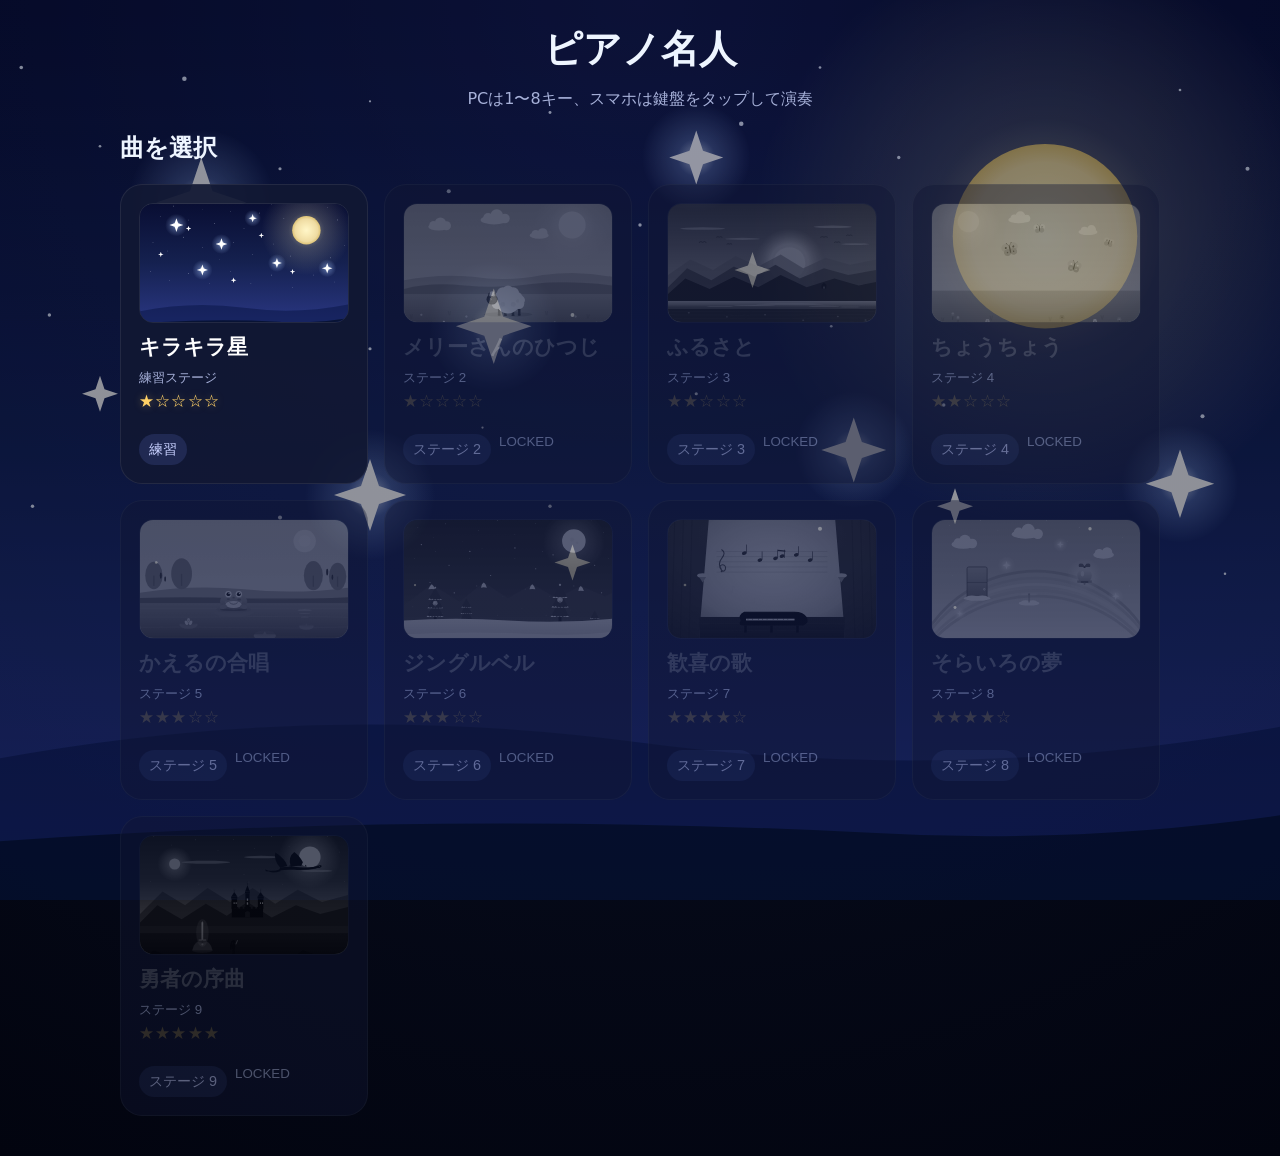
<file: index.html>
<!DOCTYPE html>
<html lang="ja">
<head>
  <meta charset="UTF-8">
  <meta name="viewport" content="width=device-width, initial-scale=1.0">
  <title>ピアノ名人</title>
  <link rel="stylesheet" href="style.css">
</head>
<body>
  <div id="background-layer" class="song-bg-song1"></div>
  <div id="app" class="app-shell">
    <div id="countdown" class="countdown hidden" aria-hidden="true"></div>
    <header class="app-header">
      <h1>ピアノ名人</h1>
      <p>PCは1〜8キー、スマホは鍵盤をタップして演奏</p>
    </header>

    <main>
      <section id="selection-screen" class="screen screen-active">
        <h2>曲を選択</h2>
        <div id="song-list" class="song-list"></div>
      </section>

      <section id="game-screen" class="screen">
        <div class="game-info">
          <div>
            <p class="label">曲名</p>
            <h2 id="current-song-title"></h2>
            <p id="current-song-subtitle" class="subtitle"></p>
          </div>
          <div class="scoreboard">
            <p class="label">スコア</p>
            <div id="score-value">0</div>
            <p class="pass-line">合格ライン 60点</p>
          </div>
        </div>
        <div class="judge-panel">
          <span id="judge-text">準備中</span>
          <span id="combo-value" class="combo-value" aria-live="polite"></span>
        </div>
        <div class="note-track" id="note-track">
          <div class="hit-line"></div>
        </div>
        <div class="piano-frame">
          <div class="keyboard-panel" id="keyboard-panel"></div>
        </div>
      </section>

      <section id="result-screen" class="screen">
        <h2>演奏結果</h2>
        <div class="result-card">
          <div id="final-rank" class="result-rank" data-rank="—">—</div>
          <p class="label">最終スコア</p>
          <div id="final-score">0</div>
          <p id="final-max-combo" class="result-combo">MAX COMBO 0</p>
          <p id="final-judge" class="result-judge">---</p>
        </div>
        <div class="result-actions">
          <button id="btn-retry" class="primary-button">再挑戦</button>
          <button id="btn-next-stage" class="primary-button">次のステージへ</button>
          <button id="btn-back-selection" class="secondary-button">曲選択に戻る</button>
        </div>
      </section>
    </main>
  </div>

  <script src="songs.js"></script>
  <script src="script.js"></script>
</body>
</html>
</file>
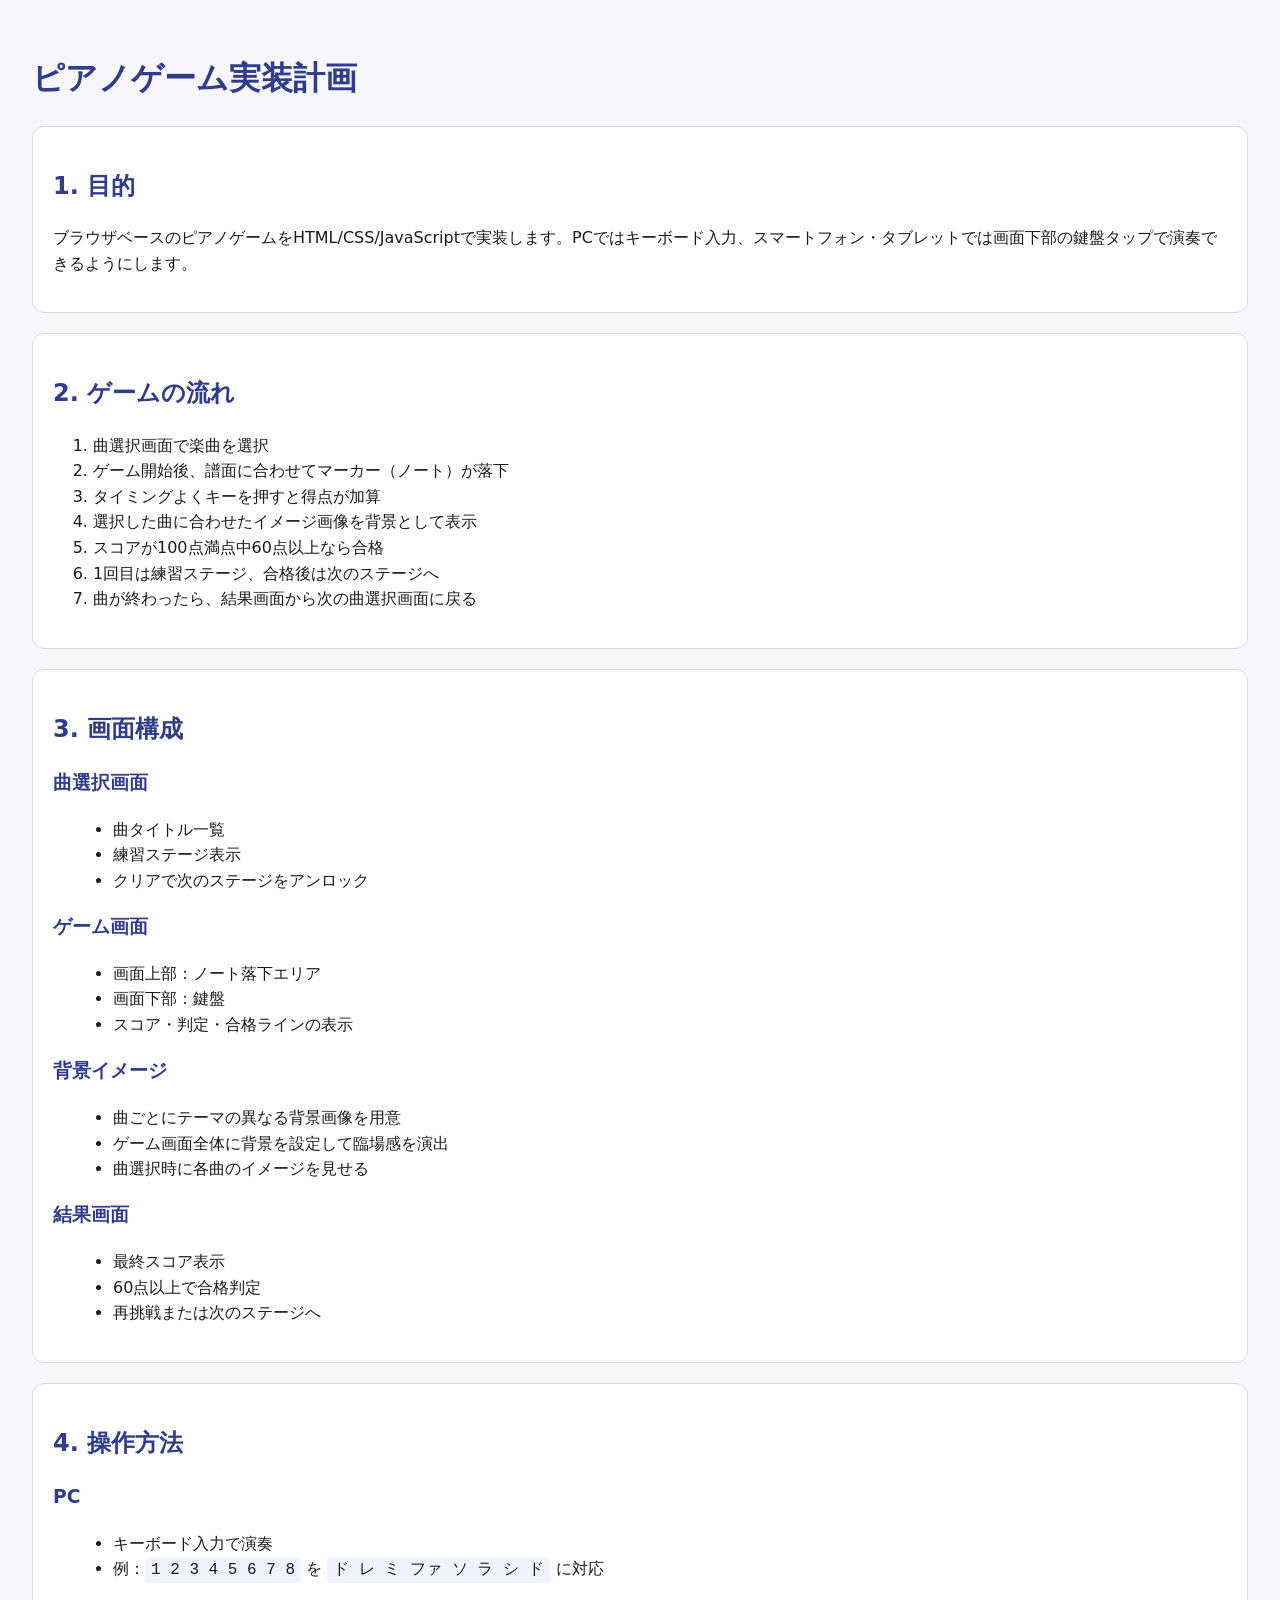
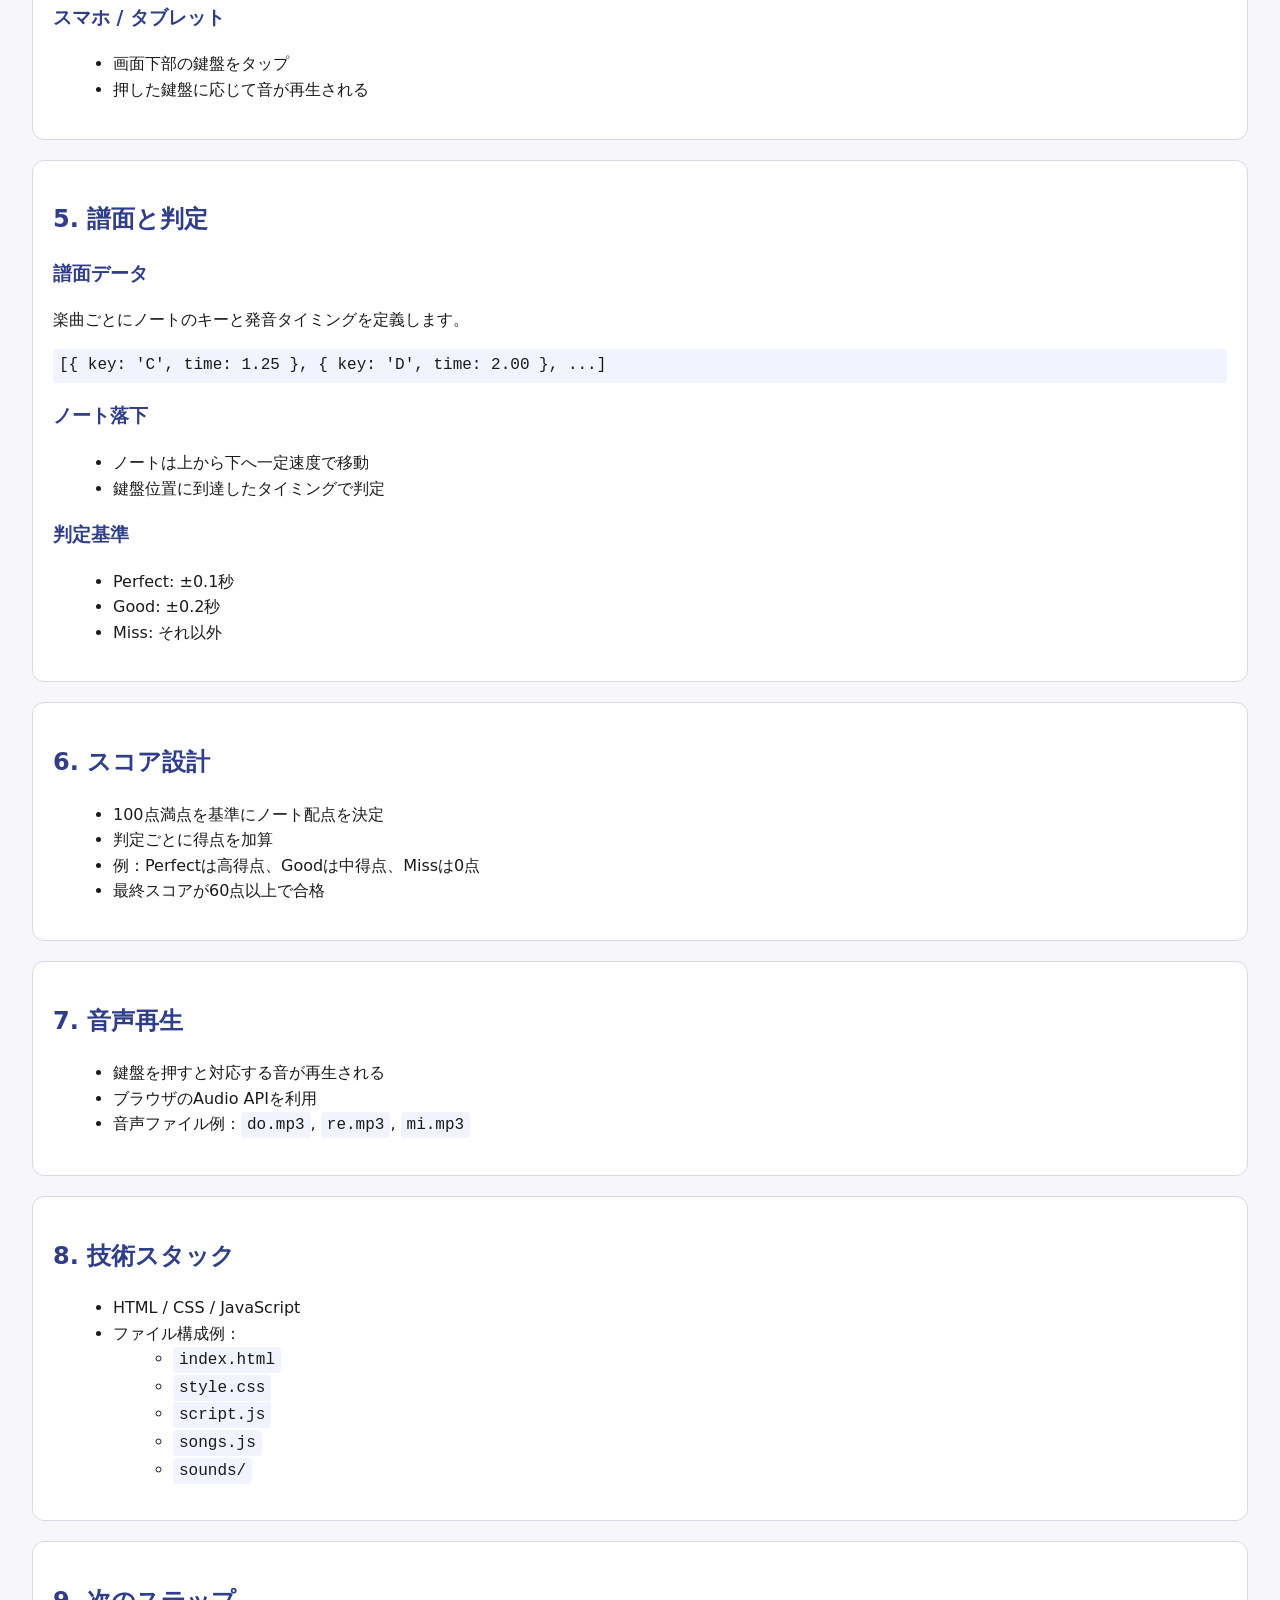
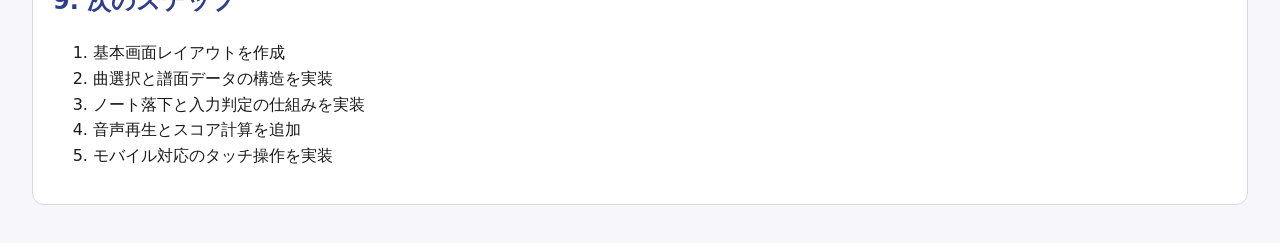
<file: plan.html>
<!DOCTYPE html>
<html lang="ja">
<head>
  <meta charset="UTF-8">
  <meta name="viewport" content="width=device-width, initial-scale=1.0">
  <title>ピアノゲーム実装計画</title>
  <style>
    body { font-family: system-ui, sans-serif; line-height: 1.6; padding: 24px; background: #f7f7fb; color: #1a1a1a; }
    h1, h2, h3 { color: #2f3d8a; }
    section { background: #fff; border: 1px solid #d8d8e6; border-radius: 12px; padding: 20px; margin-bottom: 20px; }
    ul { margin: 0 0 16px 20px; }
    .note { background: #eef2ff; border-left: 4px solid #5b6bd1; padding: 12px 16px; margin: 14px 0; }
    .code { font-family: Menlo, Monaco, monospace; background: #f1f3ff; padding: 4px 6px; border-radius: 4px; }
  </style>
</head>
<body>
  <h1>ピアノゲーム実装計画</h1>

  <section>
    <h2>1. 目的</h2>
    <p>ブラウザベースのピアノゲームをHTML/CSS/JavaScriptで実装します。PCではキーボード入力、スマートフォン・タブレットでは画面下部の鍵盤タップで演奏できるようにします。</p>
  </section>

  <section>
    <h2>2. ゲームの流れ</h2>
    <ol>
      <li>曲選択画面で楽曲を選択</li>
      <li>ゲーム開始後、譜面に合わせてマーカー（ノート）が落下</li>
      <li>タイミングよくキーを押すと得点が加算</li>
      <li>選択した曲に合わせたイメージ画像を背景として表示</li>
      <li>スコアが100点満点中60点以上なら合格</li>
      <li>1回目は練習ステージ、合格後は次のステージへ</li>
      <li>曲が終わったら、結果画面から次の曲選択画面に戻る</li>
    </ol>
  </section>

  <section>
    <h2>3. 画面構成</h2>
    <h3>曲選択画面</h3>
    <ul>
      <li>曲タイトル一覧</li>
      <li>練習ステージ表示</li>
      <li>クリアで次のステージをアンロック</li>
    </ul>
    <h3>ゲーム画面</h3>
    <ul>
      <li>画面上部：ノート落下エリア</li>
      <li>画面下部：鍵盤</li>
      <li>スコア・判定・合格ラインの表示</li>
    </ul>
    <h3>背景イメージ</h3>
    <ul>
      <li>曲ごとにテーマの異なる背景画像を用意</li>
      <li>ゲーム画面全体に背景を設定して臨場感を演出</li>
      <li>曲選択時に各曲のイメージを見せる</li>
    </ul>
    <h3>結果画面</h3>
    <ul>
      <li>最終スコア表示</li>
      <li>60点以上で合格判定</li>
      <li>再挑戦または次のステージへ</li>
    </ul>
  </section>

  <section>
    <h2>4. 操作方法</h2>
    <h3>PC</h3>
    <ul>
      <li>キーボード入力で演奏</li>
      <li>例：<span class="code">1 2 3 4 5 6 7 8</span> を <span class="code">ド レ ミ ファ ソ ラ シ ド</span> に対応</li>
    </ul>
    <h3>スマホ / タブレット</h3>
    <ul>
      <li>画面下部の鍵盤をタップ</li>
      <li>押した鍵盤に応じて音が再生される</li>
    </ul>
  </section>

  <section>
    <h2>5. 譜面と判定</h2>
    <h3>譜面データ</h3>
    <p>楽曲ごとにノートのキーと発音タイミングを定義します。</p>
    <pre class="code">[{ key: 'C', time: 1.25 }, { key: 'D', time: 2.00 }, ...]</pre>
    <h3>ノート落下</h3>
    <ul>
      <li>ノートは上から下へ一定速度で移動</li>
      <li>鍵盤位置に到達したタイミングで判定</li>
    </ul>
    <h3>判定基準</h3>
    <ul>
      <li>Perfect: ±0.1秒</li>
      <li>Good: ±0.2秒</li>
      <li>Miss: それ以外</li>
    </ul>
  </section>

  <section>
    <h2>6. スコア設計</h2>
    <ul>
      <li>100点満点を基準にノート配点を決定</li>
      <li>判定ごとに得点を加算</li>
      <li>例：Perfectは高得点、Goodは中得点、Missは0点</li>
      <li>最終スコアが60点以上で合格</li>
    </ul>
  </section>

  <section>
    <h2>7. 音声再生</h2>
    <ul>
      <li>鍵盤を押すと対応する音が再生される</li>
      <li>ブラウザのAudio APIを利用</li>
      <li>音声ファイル例：<span class="code">do.mp3</span>, <span class="code">re.mp3</span>, <span class="code">mi.mp3</span></li>
    </ul>
  </section>

  <section>
    <h2>8. 技術スタック</h2>
    <ul>
      <li>HTML / CSS / JavaScript</li>
      <li>ファイル構成例：</li>
      <ul>
        <li><span class="code">index.html</span></li>
        <li><span class="code">style.css</span></li>
        <li><span class="code">script.js</span></li>
        <li><span class="code">songs.js</span></li>
        <li><span class="code">sounds/</span></li>
      </ul>
    </ul>
  </section>

  <section>
    <h2>9. 次のステップ</h2>
    <ol>
      <li>基本画面レイアウトを作成</li>
      <li>曲選択と譜面データの構造を実装</li>
      <li>ノート落下と入力判定の仕組みを実装</li>
      <li>音声再生とスコア計算を追加</li>
      <li>モバイル対応のタッチ操作を実装</li>
    </ol>
  </section>
</body>
</html>
</file>
<file: style.css>
:root {
  color-scheme: dark;
  --bg-color: #0c1023;
  --panel-bg: rgba(7, 14, 33, 0.88);
  --panel-border: rgba(255, 255, 255, 0.12);
  --text-main: #eef5ff;
  --text-muted: #a6b0d8;
  --accent: #7c8bff;
  --accent-soft: #a6b0d8;
  --hit-line: rgba(255, 255, 255, 0.16);
}

* {
  box-sizing: border-box;
}

html, body {
  min-height: 100%;
  margin: 0;
  font-family: Inter, ui-sans-serif, system-ui, sans-serif;
  background: radial-gradient(circle at top, #141a3a 0%, #070c1d 46%, #02040f 100%);
  color: var(--text-main);
}

body {
  overflow-x: hidden;
}

#background-layer {
  position: fixed;
  inset: 0;
  background-size: cover;
  background-position: center;
  opacity: 0.55;
  filter: saturate(1.2);
  pointer-events: none;
  z-index: 0;
}

.app-shell {
  position: relative;
  z-index: 1;
  max-width: 1080px;
  margin: 0 auto;
  padding: 24px 20px 40px;
}

.countdown {
  position: fixed;
  inset: 0;
  display: flex;
  align-items: center;
  justify-content: center;
  z-index: 4;
  color: #ffffff;
  font-size: clamp(3rem, 10vw, 8rem);
  font-weight: 800;
  text-shadow: 0 6px 30px rgba(0,0,0,0.6);
  pointer-events: none;
}
.countdown.hidden { display: none; }

.app-header {
  margin-bottom: 22px;
  text-align: center;
}

.app-header h1 {
  margin: 0;
  font-size: clamp(2rem, 3vw, 3rem);
}

.app-header p {
  margin: 14px auto 0;
  max-width: 740px;
  color: var(--text-muted);
}

.screen {
  display: none;
}

.screen.screen-active {
  display: block;
}

.song-list {
  display: grid;
  grid-template-columns: repeat(auto-fit, minmax(240px, 1fr));
  gap: 16px;
}

.song-card {
  background: rgba(18, 24, 52, 0.92);
  border: 1px solid rgba(255, 255, 255, 0.08);
  border-radius: 22px;
  padding: 18px;
  cursor: pointer;
  transition: transform 0.2s ease, border-color 0.2s ease;
  text-align: left;
  display: flex;
  flex-direction: column;
  gap: 10px;
}

.song-card:hover {
  transform: translateY(-2px);
  border-color: rgba(124, 139, 255, 0.45);
}

.song-card.disabled {
  opacity: 0.45;
  cursor: not-allowed;
}

.song-thumb {
  display: block;
  width: 100%;
  height: 120px;
  object-fit: cover;
  border-radius: 14px;
  border: 1px solid rgba(255, 255, 255, 0.08);
}

.song-card.disabled .song-thumb {
  filter: grayscale(1) brightness(0.7);
}

.song-title {
  margin: 0 0 8px;
  font-size: 1.3rem;
}

.song-subtitle,
.song-locked {
  margin: 0;
  color: var(--text-muted);
}

.song-meta {
  margin-top: 12px;
  display: flex;
  justify-content: space-between;
  gap: 8px;
}

.button-label {
  background: rgba(124, 139, 255, 0.15);
  border-radius: 999px;
  padding: 6px 10px;
  color: #c7d0ff;
  font-size: 0.9rem;
}

.game-info {
  display: grid;
  grid-template-columns: 1fr auto;
  gap: 16px;
  align-items: center;
  margin-bottom: 18px;
}

.label {
  margin: 0 0 6px;
  color: var(--text-muted);
  font-size: 0.95rem;
}

.subtitle {
  margin: 0;
  color: var(--accent-soft);
}

.scoreboard {
  text-align: right;
}

#score-value,
#final-score {
  font-size: clamp(2.25rem, 4vw, 3.8rem);
  margin: 6px 0 0;
  transition: color 0.2s ease;
}

#score-value.passing,
#final-score.passing {
  color: #7cff9e;
  text-shadow: 0 0 18px rgba(124, 255, 158, 0.45);
}

.pass-line {
  margin: 4px 0 0;
  color: var(--text-muted);
  font-size: 0.85rem;
}

.judge-panel {
  margin-bottom: 16px;
  color: #d7e3ff;
  font-size: 1.1rem;
  display: flex;
  align-items: center;
  justify-content: space-between;
  gap: 12px;
}

.combo-value {
  font-weight: 800;
  font-size: 1.1rem;
  letter-spacing: 0.05em;
  color: transparent;
  transition: color 0.2s ease, text-shadow 0.2s ease, transform 0.2s ease;
}

.combo-value.active {
  color: #a6b6ff;
  text-shadow: 0 0 12px rgba(124, 139, 255, 0.55);
}

.combo-value.hot {
  color: #ffd166;
  text-shadow: 0 0 14px rgba(255, 209, 102, 0.85), 0 0 28px rgba(255, 168, 60, 0.55);
  transform: scale(1.08);
}

.combo-value.fire {
  color: #ff8a4c;
  text-shadow: 0 0 16px rgba(255, 138, 76, 0.95), 0 0 32px rgba(255, 80, 40, 0.65), 0 0 50px rgba(255, 40, 20, 0.45);
  transform: scale(1.16);
  animation: comboFireFlicker 0.8s ease-in-out infinite alternate;
}

.combo-value.break-flash {
  animation: comboBreak 0.6s ease-out;
}

@keyframes comboFireFlicker {
  0%   { filter: brightness(1); }
  100% { filter: brightness(1.25); }
}

@keyframes comboBreak {
  0%   { color: #ff7a7a; text-shadow: 0 0 18px rgba(255, 122, 122, 0.95); transform: scale(1.25); }
  50%  { transform: scale(0.92); }
  100% { transform: scale(1); }
}

.song-difficulty {
  margin: 4px 0 0;
  color: #ffd166;
  font-size: 0.95rem;
  letter-spacing: 0.08em;
  text-shadow: 0 0 8px rgba(255, 209, 102, 0.35);
}

.song-card.disabled .song-difficulty {
  color: rgba(255, 209, 102, 0.35);
  text-shadow: none;
}

.result-rank {
  font-family: Inter, ui-sans-serif, system-ui, sans-serif;
  font-size: clamp(4rem, 9vw, 7rem);
  font-weight: 900;
  line-height: 1;
  margin: 0 auto 8px;
  background: linear-gradient(135deg, #c9d2ff, #6f7fff);
  -webkit-background-clip: text;
  background-clip: text;
  color: transparent;
  filter: drop-shadow(0 4px 16px rgba(124, 139, 255, 0.45));
  letter-spacing: 0.04em;
}

.result-rank[data-rank="S"] {
  background: linear-gradient(135deg, #fff1a8, #ffb44a 55%, #ff7a2b);
  -webkit-background-clip: text;
  background-clip: text;
  filter: drop-shadow(0 4px 18px rgba(255, 180, 74, 0.7));
}

.result-rank[data-rank="A"] {
  background: linear-gradient(135deg, #f7c4ff, #c772ff);
  -webkit-background-clip: text;
  background-clip: text;
  filter: drop-shadow(0 4px 16px rgba(199, 114, 255, 0.55));
}

.result-rank[data-rank="B"] {
  background: linear-gradient(135deg, #aef4d0, #4cd190);
  -webkit-background-clip: text;
  background-clip: text;
  filter: drop-shadow(0 4px 16px rgba(76, 209, 144, 0.55));
}

.result-rank[data-rank="C"] {
  background: linear-gradient(135deg, #ffe7a8, #ffb060);
  -webkit-background-clip: text;
  background-clip: text;
  filter: drop-shadow(0 4px 16px rgba(255, 176, 96, 0.5));
}

.result-rank[data-rank="D"] {
  background: linear-gradient(135deg, #d6dfff, #7c8bff);
  -webkit-background-clip: text;
  background-clip: text;
}

.result-rank[data-rank="—"] {
  background: linear-gradient(135deg, #ffb4b4, #ff7a7a);
  -webkit-background-clip: text;
  background-clip: text;
  filter: drop-shadow(0 4px 16px rgba(255, 122, 122, 0.45));
}

.result-combo {
  margin: 10px 0 0;
  color: var(--accent-soft);
  font-size: 0.95rem;
  letter-spacing: 0.08em;
}

.note-track {
  position: relative;
  min-height: 420px;
  border: 1px solid var(--panel-border);
  border-radius: 24px;
  background: rgba(5, 9, 24, 0.84);
  overflow: hidden;
  box-shadow: inset 0 0 64px rgba(0, 0, 0, 0.28);
}

.note-track::before {
  content: "";
  position: absolute;
  inset: 0;
  background: linear-gradient(180deg, transparent 0%, rgba(255,255,255,0.03) 60%, rgba(255,255,255,0.05) 100%);
  pointer-events: none;
}

.hit-line {
  position: absolute;
  left: 0;
  right: 0;
  bottom: 90px;
  height: 2px;
  background: var(--hit-line);
}

.judgment-effect {
  position: absolute;
  bottom: 110px;
  transform: translateX(-50%);
  font-weight: 800;
  font-family: Inter, ui-sans-serif, system-ui, sans-serif;
  pointer-events: none;
  white-space: nowrap;
  z-index: 6;
  letter-spacing: 0.02em;
}

.judgment-effect.judgment-perfect {
  color: #ffd166;
  font-size: 2.1rem;
  text-shadow: 0 0 18px rgba(255, 209, 102, 0.95), 0 0 36px rgba(255, 209, 102, 0.6), 0 0 60px rgba(255, 168, 60, 0.4);
  animation: judgmentPop 0.85s cubic-bezier(0.18, 0.85, 0.3, 1) forwards;
}

.judgment-effect.judgment-perfect::before {
  content: '';
  position: absolute;
  width: 180px;
  height: 180px;
  top: 50%;
  left: 50%;
  transform: translate(-50%, -50%);
  background: radial-gradient(circle, rgba(255, 209, 102, 0.45) 0%, rgba(255, 168, 60, 0.18) 35%, transparent 65%);
  z-index: -1;
  animation: glowBurst 0.55s ease-out forwards;
}

.judgment-effect.judgment-perfect::after {
  content: '';
  position: absolute;
  width: 130px;
  height: 130px;
  top: 50%;
  left: 50%;
  transform: translate(-50%, -50%);
  background:
    linear-gradient(0deg, transparent 46%, rgba(255, 234, 150, 0.85) 49%, rgba(255, 234, 150, 0.85) 51%, transparent 54%),
    linear-gradient(45deg, transparent 46%, rgba(255, 234, 150, 0.7) 49%, rgba(255, 234, 150, 0.7) 51%, transparent 54%),
    linear-gradient(90deg, transparent 46%, rgba(255, 234, 150, 0.85) 49%, rgba(255, 234, 150, 0.85) 51%, transparent 54%),
    linear-gradient(135deg, transparent 46%, rgba(255, 234, 150, 0.7) 49%, rgba(255, 234, 150, 0.7) 51%, transparent 54%);
  z-index: -1;
  animation: raysSpin 0.55s ease-out forwards;
}

.judgment-effect.judgment-good {
  color: #7cff9e;
  font-size: 1.65rem;
  text-shadow: 0 0 14px rgba(124, 255, 158, 0.9), 0 0 28px rgba(124, 255, 158, 0.45);
  animation: judgmentPop 0.75s cubic-bezier(0.18, 0.85, 0.3, 1) forwards;
}

.judgment-effect.judgment-good::before {
  content: '';
  position: absolute;
  width: 120px;
  height: 120px;
  top: 50%;
  left: 50%;
  transform: translate(-50%, -50%);
  border-radius: 50%;
  background: radial-gradient(circle, rgba(124, 255, 158, 0.4) 0%, rgba(124, 255, 158, 0.08) 50%, transparent 70%);
  z-index: -1;
  animation: ringExpand 0.6s ease-out forwards;
}

.judgment-effect.judgment-miss {
  color: #ff7a7a;
  font-size: 1.55rem;
  text-shadow: 0 0 12px rgba(255, 122, 122, 0.85), 0 0 22px rgba(255, 122, 122, 0.35);
  animation: judgmentShake 0.65s ease-out forwards;
}

@keyframes judgmentPop {
  0% { opacity: 0; transform: translateX(-50%) translateY(28px) scale(0.55); }
  18% { opacity: 1; transform: translateX(-50%) translateY(-4px) scale(1.25); }
  35% { transform: translateX(-50%) translateY(-10px) scale(1); }
  100% { opacity: 0; transform: translateX(-50%) translateY(-68px) scale(0.9); }
}

@keyframes judgmentShake {
  0% { opacity: 0; transform: translateX(-50%) translateY(0) scale(0.8) rotate(0deg); }
  15% { opacity: 1; transform: translateX(-54%) translateY(0) scale(1.1) rotate(-6deg); }
  25% { transform: translateX(-46%) translateY(0) scale(1.1) rotate(6deg); }
  35% { transform: translateX(-53%) translateY(0) scale(1.05) rotate(-4deg); }
  50% { transform: translateX(-50%) translateY(0) scale(1) rotate(0deg); }
  100% { opacity: 0; transform: translateX(-50%) translateY(22px) scale(0.85); }
}

@keyframes glowBurst {
  0% { transform: translate(-50%, -50%) scale(0.3); opacity: 0; }
  30% { opacity: 1; }
  100% { transform: translate(-50%, -50%) scale(1.7); opacity: 0; }
}

@keyframes raysSpin {
  0% { transform: translate(-50%, -50%) scale(0.4) rotate(0deg); opacity: 0; }
  35% { opacity: 0.95; }
  100% { transform: translate(-50%, -50%) scale(1.45) rotate(60deg); opacity: 0; }
}

@keyframes ringExpand {
  0% { transform: translate(-50%, -50%) scale(0.4); opacity: 0; }
  30% { opacity: 1; }
  100% { transform: translate(-50%, -50%) scale(1.5); opacity: 0; }
}

.key-button.flash-perfect {
  animation: keyFlashPerfect 0.42s ease-out;
}

.key-button.flash-good {
  animation: keyFlashGood 0.4s ease-out;
}

.key-button.flash-miss {
  animation: keyFlashMiss 0.32s ease-out;
}

@keyframes keyFlashPerfect {
  0% {
    background: linear-gradient(180deg, #fff7d6 0%, #ffd166 70%, #c89a35 100%);
    box-shadow: 0 0 30px 8px rgba(255, 209, 102, 0.9), inset 0 0 20px rgba(255, 209, 102, 0.35);
  }
  100% {
    background: linear-gradient(180deg, #ffffff 0%, #f4f4f4 60%, #e8e8e8 100%);
    box-shadow: none;
  }
}

@keyframes keyFlashGood {
  0% {
    background: linear-gradient(180deg, #d6ffe2 0%, #7cff9e 70%, #3da55a 100%);
    box-shadow: 0 0 24px 6px rgba(124, 255, 158, 0.85);
  }
  100% {
    background: linear-gradient(180deg, #ffffff 0%, #f4f4f4 60%, #e8e8e8 100%);
    box-shadow: none;
  }
}

@keyframes keyFlashMiss {
  0%, 100% { transform: translateY(0) translateX(0); }
  20% { transform: translateY(0) translateX(-5px); }
  40% { transform: translateY(0) translateX(5px); }
  60% { transform: translateY(0) translateX(-3px); }
  80% { transform: translateY(0) translateX(3px); }
}

.note-block {
  position: absolute;
  width: calc(100% / 8 - 10px);
  min-height: 44px;
  border-radius: 14px;
  background: linear-gradient(180deg, rgba(124, 139, 255, 0.95), rgba(67, 82, 190, 0.85));
  box-shadow: 0 14px 40px rgba(89, 102, 238, 0.2);
  display: flex;
  align-items: flex-end;
  justify-content: center;
  padding-bottom: 10px;
  color: white;
  font-weight: 700;
  text-shadow: 0 0 18px rgba(28, 35, 88, 0.6);
  transition: opacity 0.18s ease, background 0.15s ease, box-shadow 0.15s ease;
}

.note-block.long-note {
  background: linear-gradient(180deg, rgba(124, 139, 255, 0.45) 0%, rgba(102, 119, 230, 0.75) 60%, rgba(67, 82, 190, 0.95) 100%);
  border-bottom: 4px solid #fff5b0;
  box-shadow: 0 14px 40px rgba(89, 102, 238, 0.25), inset 0 0 0 1px rgba(255, 245, 176, 0.25);
}

.note-block.note-pressed {
  background: linear-gradient(180deg, rgba(255, 230, 130, 0.55) 0%, rgba(255, 209, 102, 0.95) 100%);
  border-bottom-color: #fff5b0;
  box-shadow: 0 0 24px rgba(255, 209, 102, 0.7), inset 0 0 0 1px rgba(255, 245, 176, 0.6);
}

.note-block.note-perfect {
  background: linear-gradient(180deg, rgba(255, 209, 102, 0.75), rgba(255, 168, 60, 0.4));
}

.note-block.note-good {
  background: linear-gradient(180deg, rgba(124, 255, 158, 0.7), rgba(80, 180, 100, 0.4));
}

.note-block.note-miss,
.note-block.note-missed {
  background: linear-gradient(180deg, rgba(255, 122, 122, 0.55), rgba(180, 60, 60, 0.45));
}

.piano-frame {
  margin-top: 22px;
  padding: 14px 14px 18px;
  background: linear-gradient(180deg, #3a2418 0%, #1f120a 100%);
  border-radius: 14px;
  box-shadow: 0 10px 28px rgba(0, 0, 0, 0.5), inset 0 0 0 1px rgba(255, 255, 255, 0.06), inset 0 -3px 0 rgba(0, 0, 0, 0.4);
}

.keyboard-panel {
  position: relative;
  display: grid;
  grid-template-columns: repeat(8, 1fr);
  gap: 0;
  border-radius: 6px;
  overflow: visible;
}

.key-button {
  height: 170px;
  border: none;
  border-right: 1px solid #b8b8b8;
  border-bottom: 5px solid #999999;
  border-radius: 0 0 7px 7px;
  background: linear-gradient(180deg, #ffffff 0%, #f4f4f4 60%, #e8e8e8 100%);
  color: #2a2a2a;
  font-size: 1rem;
  display: flex;
  flex-direction: column-reverse;
  align-items: center;
  justify-content: flex-start;
  padding: 14px 0 12px;
  gap: 4px;
  cursor: pointer;
  position: relative;
  z-index: 1;
  transition: background 0.08s ease, transform 0.08s ease, border-bottom-width 0.08s ease;
}

.key-button:first-child {
  border-top-left-radius: 4px;
}

.key-button:last-child {
  border-right: none;
  border-top-right-radius: 4px;
}

.key-button:active,
.key-button.active {
  transform: translateY(3px);
  background: linear-gradient(180deg, #e0e0e0 0%, #cccccc 60%, #b8b8b8 100%);
  border-bottom-width: 2px;
}

.key-label {
  margin: 0;
  font-size: 0.85rem;
  color: #909090;
  font-weight: 500;
}

.key-note {
  margin: 0;
  font-weight: 800;
  font-size: 1.05rem;
  color: #1a1a1a;
}

.black-key {
  position: absolute;
  top: 0;
  width: 7.4%;
  height: 102px;
  background: linear-gradient(180deg, #3a3a3a 0%, #1a1a1a 55%, #050505 100%);
  border-radius: 0 0 5px 5px;
  border: 1px solid #000000;
  box-shadow: 0 5px 8px rgba(0, 0, 0, 0.55), inset 0 -3px 0 rgba(255, 255, 255, 0.08), inset 0 1px 0 rgba(255, 255, 255, 0.18);
  pointer-events: none;
  z-index: 2;
}

.black-key.bk-1 { left: calc(12.5% - 3.7%); }
.black-key.bk-2 { left: calc(25% - 3.7%); }
.black-key.bk-4 { left: calc(50% - 3.7%); }
.black-key.bk-5 { left: calc(62.5% - 3.7%); }
.black-key.bk-6 { left: calc(75% - 3.7%); }

.result-card {
  background: rgba(14, 20, 42, 0.96);
  border: 1px solid var(--panel-border);
  border-radius: 22px;
  padding: 28px;
  text-align: center;
}

.result-judge {
  margin: 18px 0 0;
  color: #b6d7ff;
  font-size: 1.2rem;
}

.result-actions {
  margin-top: 24px;
  text-align: center;
  display: flex;
  flex-wrap: wrap;
  justify-content: center;
  gap: 12px;
}

.primary-button {
  border: none;
  border-radius: 999px;
  padding: 14px 30px;
  color: white;
  background: linear-gradient(135deg, #7c8bff, #4d67ff);
  font-size: 1rem;
  cursor: pointer;
}

.primary-button:hover {
  filter: brightness(1.05);
}

.secondary-button {
  border: 1px solid rgba(255, 255, 255, 0.2);
  border-radius: 999px;
  padding: 14px 30px;
  color: var(--text-main);
  background: rgba(255, 255, 255, 0.06);
  font-size: 1rem;
  cursor: pointer;
}

.secondary-button:hover {
  background: rgba(255, 255, 255, 0.12);
}

@media (max-width: 700px) {
  .app-shell {
    padding: 16px 16px 32px;
  }

  .game-info {
    grid-template-columns: 1fr;
    text-align: left;
  }

  .piano-frame {
    padding: 10px 10px 14px;
    margin-top: 14px;
  }

  .key-button {
    height: 130px;
    padding: 10px 0 8px;
  }

  .key-note {
    font-size: 0.95rem;
  }

  .key-label {
    font-size: 0.75rem;
  }

  .black-key {
    height: 78px;
  }
}

.song-bg-song1 { background-image: url('images/song1.svg'); }
.song-bg-song2 { background-image: url('images/song2.svg'); }
.song-bg-song3 { background-image: url('images/song3.svg'); }
.song-bg-song4 { background-image: url('images/song4.svg'); }
.song-bg-song5 { background-image: url('images/song5.svg'); }
.song-bg-song6 { background-image: url('images/song6.svg'); }
.song-bg-song7 { background-image: url('images/song7.svg'); }
.song-bg-song8 { background-image: url('images/song8.svg'); }
.song-bg-song9 { background-image: url('images/song9.svg'); }
</file>
